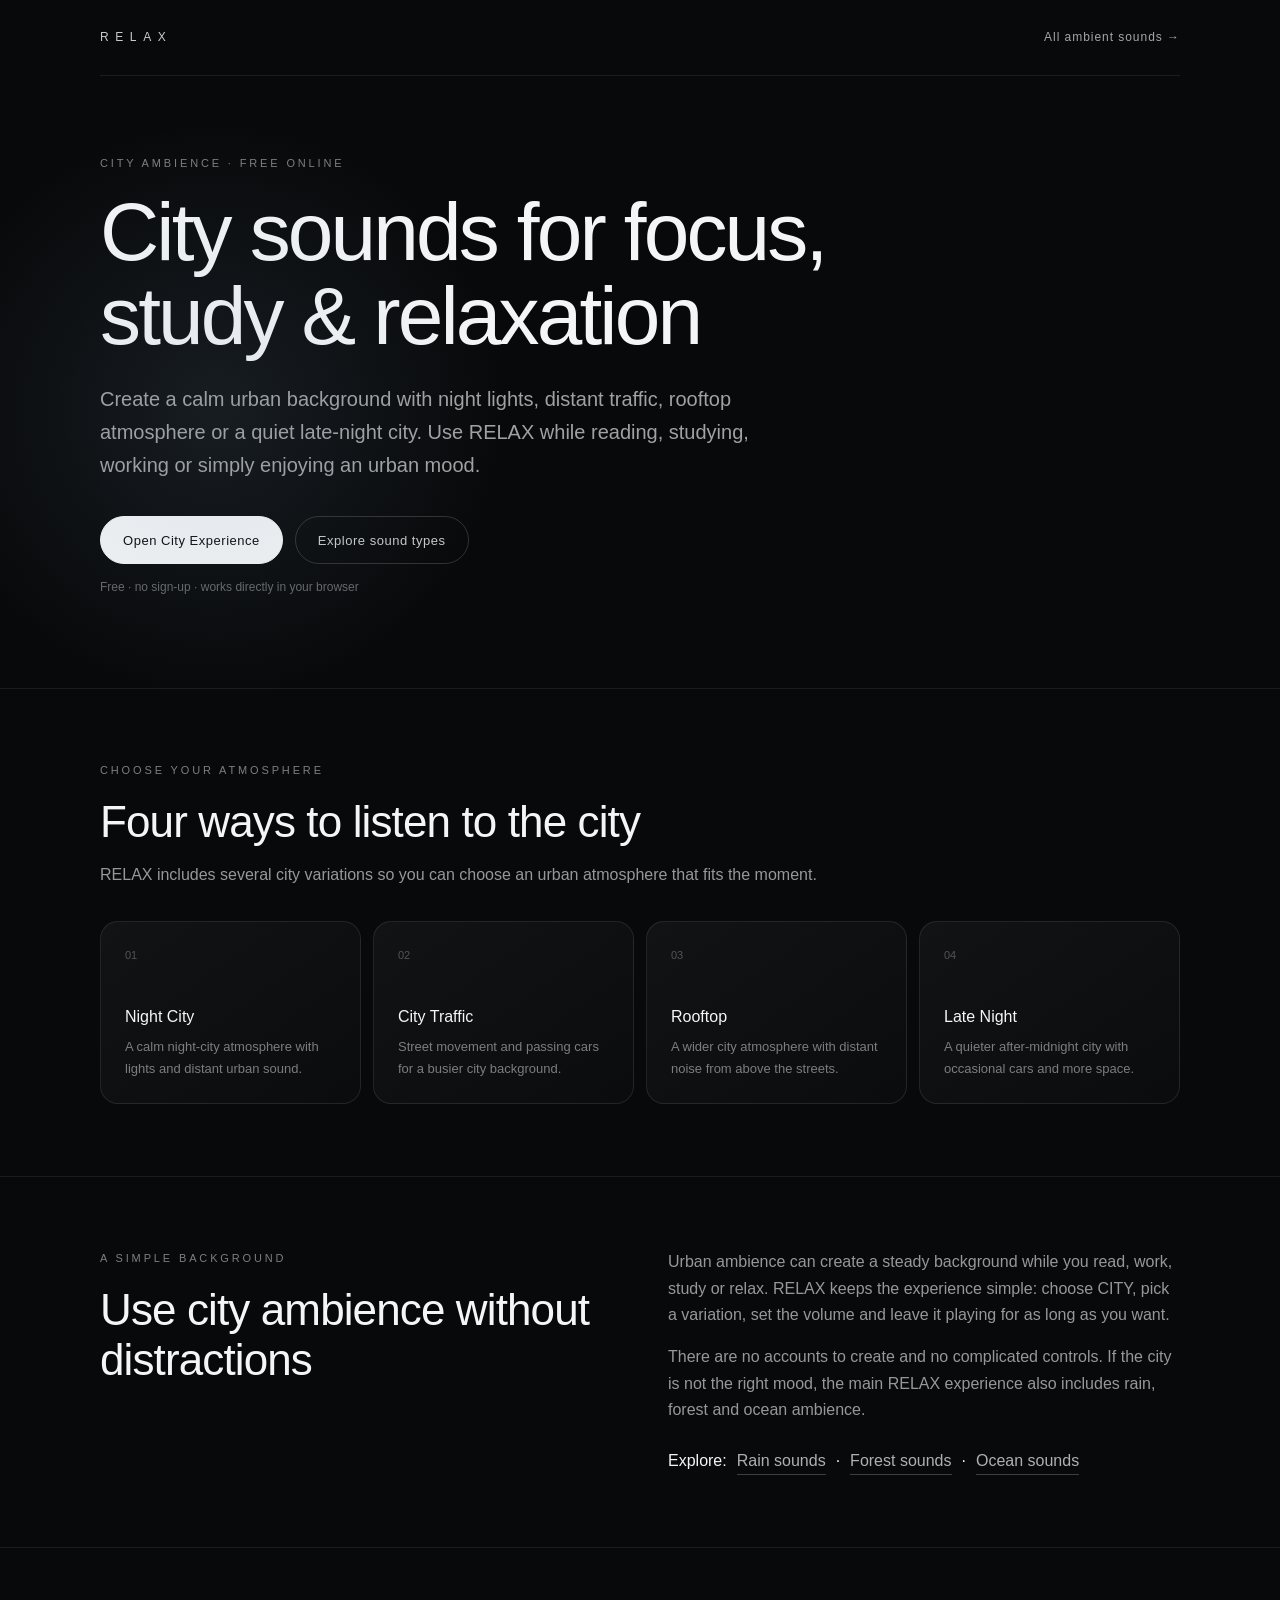
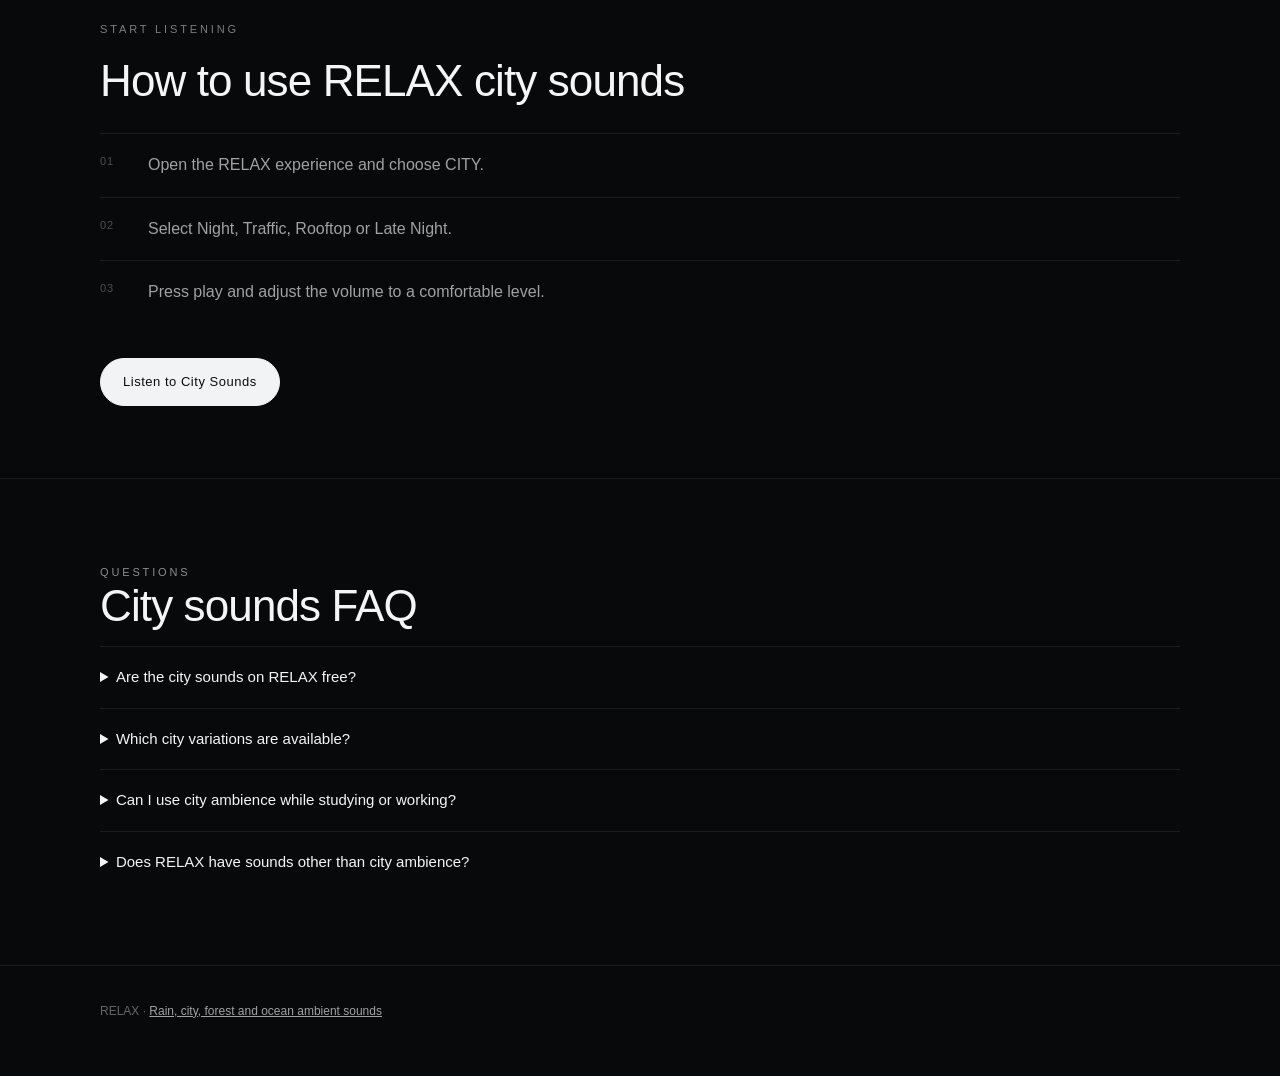
<file: city/index.html>
<!DOCTYPE html>
<html lang="en">
<head>
    <meta charset="UTF-8">
    <meta name="viewport" content="width=device-width, initial-scale=1.0">
    <title>City Sounds for Focus, Study & Relaxation | RELAX</title>
    <meta name="description" content="Listen to free city ambience for focus, study and relaxation. Explore night city, traffic, rooftop and late-night urban sounds in RELAX.">
    <meta name="robots" content="index,follow">
    <link rel="canonical" href="https://relaxsounds.github.io/relax-site/city/">
    <link rel="icon" type="image/svg+xml" href="../favicon.svg">

    <meta property="og:type" content="website">
    <meta property="og:title" content="City Sounds for Focus, Study & Relaxation | RELAX">
    <meta property="og:description" content="Free urban ambience: night city, traffic, rooftop and late-night city sounds.">
    <meta property="og:url" content="https://relaxsounds.github.io/relax-site/city/">
    <meta name="twitter:card" content="summary">

    <!-- Google tag (gtag.js) -->
    <script async src="https://www.googletagmanager.com/gtag/js?id=G-NMBC34QMBB"></script>
    <script>
        window.dataLayer = window.dataLayer || [];
        function gtag(){dataLayer.push(arguments);}
        gtag('js', new Date());
        gtag('config', 'G-NMBC34QMBB');
    </script>

    <script type="application/ld+json">
    {
      "@context": "https://schema.org",
      "@type": "WebPage",
      "name": "City sounds for focus, study & relaxation",
      "description": "Listen to free city ambience for focus, study and relaxation. Explore night city, traffic, rooftop and late-night urban sounds in RELAX.",
      "url": "https://relaxsounds.github.io/relax-site/city/",
      "isPartOf": {
        "@type": "WebSite",
        "name": "RELAX",
        "url": "https://relaxsounds.github.io/relax-site/"
      }
    }
    </script>

    <style>

        * { box-sizing: border-box; }
        html { scroll-behavior: smooth; }
        body {
            margin: 0;
            background: #08090b;
            color: #f4f5f7;
            font-family: Arial, Helvetica, sans-serif;
            line-height: 1.65;
        }
        a { color: inherit; }
        .shell {
            width: min(1080px, calc(100% - 40px));
            margin: 0 auto;
        }
        .topbar {
            display: flex;
            align-items: center;
            justify-content: space-between;
            min-height: 76px;
            border-bottom: 1px solid rgba(255,255,255,.08);
        }
        .brand {
            text-decoration: none;
            font-size: 12px;
            letter-spacing: .55em;
            opacity: .82;
        }
        .home-link {
            text-decoration: none;
            font-size: 12px;
            letter-spacing: .08em;
            color: rgba(255,255,255,.64);
        }
        .hero {
            min-height: 68vh;
            display: grid;
            align-items: center;
            padding: 72px 0;
            position: relative;
        }
        .hero::before {
            content: "";
            position: absolute;
            width: min(620px, 90vw);
            height: min(620px, 90vw);
            left: -18%;
            top: 4%;
            border-radius: 50%;
            background: radial-gradient(circle, rgba(116,150,170,.14), rgba(8,9,11,0) 66%);
            pointer-events: none;
        }
        .eyebrow {
            margin: 0 0 18px;
            font-size: 11px;
            letter-spacing: .26em;
            text-transform: uppercase;
            color: rgba(255,255,255,.48);
        }
        h1 {
            max-width: 850px;
            margin: 0;
            font-size: clamp(42px, 7vw, 82px);
            font-weight: 400;
            line-height: 1.02;
            letter-spacing: -.035em;
        }
        .lead {
            max-width: 680px;
            margin: 26px 0 0;
            font-size: clamp(16px, 2vw, 20px);
            color: rgba(255,255,255,.62);
        }
        .actions {
            display: flex;
            flex-wrap: wrap;
            gap: 12px;
            margin-top: 34px;
        }
        .button {
            display: inline-flex;
            align-items: center;
            justify-content: center;
            min-height: 48px;
            padding: 0 22px;
            border-radius: 999px;
            text-decoration: none;
            border: 1px solid rgba(255,255,255,.16);
            font-size: 13px;
            letter-spacing: .04em;
        }
        .button.primary {
            background: #f1f3f5;
            color: #0b0c0e;
            border-color: #f1f3f5;
        }
        .button.secondary { color: rgba(255,255,255,.78); }
        .microcopy {
            margin-top: 14px;
            font-size: 12px;
            color: rgba(255,255,255,.38);
        }
        section.content-section {
            padding: 72px 0;
            border-top: 1px solid rgba(255,255,255,.08);
        }
        h2 {
            margin: 0 0 16px;
            font-size: clamp(28px, 4vw, 44px);
            font-weight: 400;
            line-height: 1.12;
            letter-spacing: -.02em;
        }
        .section-copy {
            max-width: 760px;
            margin: 0;
            color: rgba(255,255,255,.58);
        }
        .variants {
            display: grid;
            grid-template-columns: repeat(4, 1fr);
            gap: 12px;
            margin-top: 32px;
        }
        .card {
            min-height: 170px;
            padding: 24px;
            border: 1px solid rgba(255,255,255,.09);
            border-radius: 18px;
            background: linear-gradient(145deg, rgba(255,255,255,.045), rgba(255,255,255,.015));
        }
        .card-number {
            display: block;
            margin-bottom: 40px;
            font-size: 11px;
            color: rgba(255,255,255,.28);
        }
        .card h3 {
            margin: 0 0 6px;
            font-size: 16px;
            font-weight: 500;
        }
        .card p {
            margin: 0;
            font-size: 13px;
            color: rgba(255,255,255,.46);
        }
        .two-col {
            display: grid;
            grid-template-columns: 1fr 1fr;
            gap: 56px;
            align-items: start;
        }
        .steps {
            list-style: none;
            padding: 0;
            margin: 28px 0 0;
            counter-reset: step;
        }
        .steps li {
            counter-increment: step;
            padding: 18px 0 18px 48px;
            border-top: 1px solid rgba(255,255,255,.08);
            position: relative;
            color: rgba(255,255,255,.62);
        }
        .steps li::before {
            content: counter(step, decimal-leading-zero);
            position: absolute;
            left: 0;
            color: rgba(255,255,255,.28);
            font-size: 11px;
            letter-spacing: .08em;
        }
        .related {
            display: flex;
            flex-wrap: wrap;
            gap: 10px;
            margin-top: 24px;
        }
        .related a {
            text-decoration: none;
            border-bottom: 1px solid rgba(255,255,255,.22);
            color: rgba(255,255,255,.68);
        }
        .faq details {
            border-top: 1px solid rgba(255,255,255,.08);
            padding: 18px 0;
        }
        .faq summary {
            cursor: pointer;
            font-size: 15px;
        }
        .faq p {
            margin: 12px 0 0;
            color: rgba(255,255,255,.54);
            max-width: 760px;
        }
        footer {
            padding: 36px 0 54px;
            border-top: 1px solid rgba(255,255,255,.08);
            color: rgba(255,255,255,.38);
            font-size: 12px;
        }
        footer a { color: rgba(255,255,255,.62); }
        @media (max-width: 820px) {
            .variants { grid-template-columns: 1fr 1fr; }
            .two-col { grid-template-columns: 1fr; gap: 22px; }
        }
        @media (max-width: 520px) {
            .shell { width: min(100% - 28px, 1080px); }
            .topbar { min-height: 64px; }
            .hero { padding: 54px 0; min-height: 62vh; }
            .variants { grid-template-columns: 1fr; }
            .card { min-height: 145px; }
            section.content-section { padding: 54px 0; }
        }

    </style>
</head>
<body>
    <header class="shell topbar">
        <a class="brand" href="../">RELAX</a>
        <a class="home-link" href="../">All ambient sounds →</a>
    </header>

    <main>
        <section class="shell hero">
            <div>
                <p class="eyebrow">City ambience · free online</p>
                <h1>City sounds for focus, study & relaxation</h1>
                <p class="lead">Create a calm urban background with night lights, distant traffic, rooftop atmosphere or a quiet late-night city. Use RELAX while reading, studying, working or simply enjoying an urban mood.</p>
                <div class="actions">
                    <a class="button primary" href="../" aria-label="Open the RELAX city experience">Open City Experience</a>
                    <a class="button secondary" href="#variants">Explore sound types</a>
                </div>
                <p class="microcopy">Free · no sign-up · works directly in your browser</p>
            </div>
        </section>

        <section class="content-section" id="variants">
            <div class="shell">
                <p class="eyebrow">Choose your atmosphere</p>
                <h2>Four ways to listen to the city</h2>
                <p class="section-copy">RELAX includes several city variations so you can choose an urban atmosphere that fits the moment.</p>
                <div class="variants">
                    <article class="card">
                        <span class="card-number">01</span>
                        <h3>Night City</h3>
                        <p>A calm night-city atmosphere with lights and distant urban sound.</p>
                    </article>
                    <article class="card">
                        <span class="card-number">02</span>
                        <h3>City Traffic</h3>
                        <p>Street movement and passing cars for a busier city background.</p>
                    </article>
                    <article class="card">
                        <span class="card-number">03</span>
                        <h3>Rooftop</h3>
                        <p>A wider city atmosphere with distant noise from above the streets.</p>
                    </article>
                    <article class="card">
                        <span class="card-number">04</span>
                        <h3>Late Night</h3>
                        <p>A quieter after-midnight city with occasional cars and more space.</p>
                    </article>
                </div>
            </div>
        </section>

        <section class="content-section">
            <div class="shell two-col">
                <div>
                    <p class="eyebrow">A simple background</p>
                    <h2>Use city ambience without distractions</h2>
                </div>
                <div>
                    <p class="section-copy">Urban ambience can create a steady background while you read, work, study or relax. RELAX keeps the experience simple: choose CITY, pick a variation, set the volume and leave it playing for as long as you want.</p>
                    <p class="section-copy" style="margin-top:16px;">There are no accounts to create and no complicated controls. If the city is not the right mood, the main RELAX experience also includes rain, forest and ocean ambience.</p>
                    <div class="related">Explore: <a href="../rain/">Rain sounds</a> · <a href="../forest/">Forest sounds</a> · <a href="../ocean/">Ocean sounds</a></div>
                </div>
            </div>
        </section>

        <section class="content-section">
            <div class="shell">
                <p class="eyebrow">Start listening</p>
                <h2>How to use RELAX city sounds</h2>
                <ol class="steps">
                    <li>Open the RELAX experience and choose CITY.</li>
                    <li>Select Night, Traffic, Rooftop or Late Night.</li>
                    <li>Press play and adjust the volume to a comfortable level.</li>
                </ol>
                <div class="actions">
                    <a class="button primary" href="../">Listen to City Sounds</a>
                </div>
            </div>
        </section>

        <section class="content-section faq">
            <div class="shell">
                <p class="eyebrow">Questions</p>
                <h2>City sounds FAQ</h2>
                <details>
                    <summary>Are the city sounds on RELAX free?</summary>
                    <p>Yes. The RELAX web experience can be opened and used without creating an account.</p>
                </details>
                <details>
                    <summary>Which city variations are available?</summary>
                    <p>The current city collection includes Night, Traffic, Rooftop and Late Night variations.</p>
                </details>
                <details>
                    <summary>Can I use city ambience while studying or working?</summary>
                    <p>Yes. You can keep a city scene playing in the browser as background ambience while you study, read, work or relax.</p>
                </details>
                <details>
                    <summary>Does RELAX have sounds other than city ambience?</summary>
                    <p>Yes. The main experience also includes rain, forest and ocean scenes.</p>
                </details>
            </div>
        </section>
    </main>

    <footer>
        <div class="shell">
            RELAX · <a href="../">Rain, city, forest and ocean ambient sounds</a>
        </div>
    </footer>
</body>
</html>
</file>
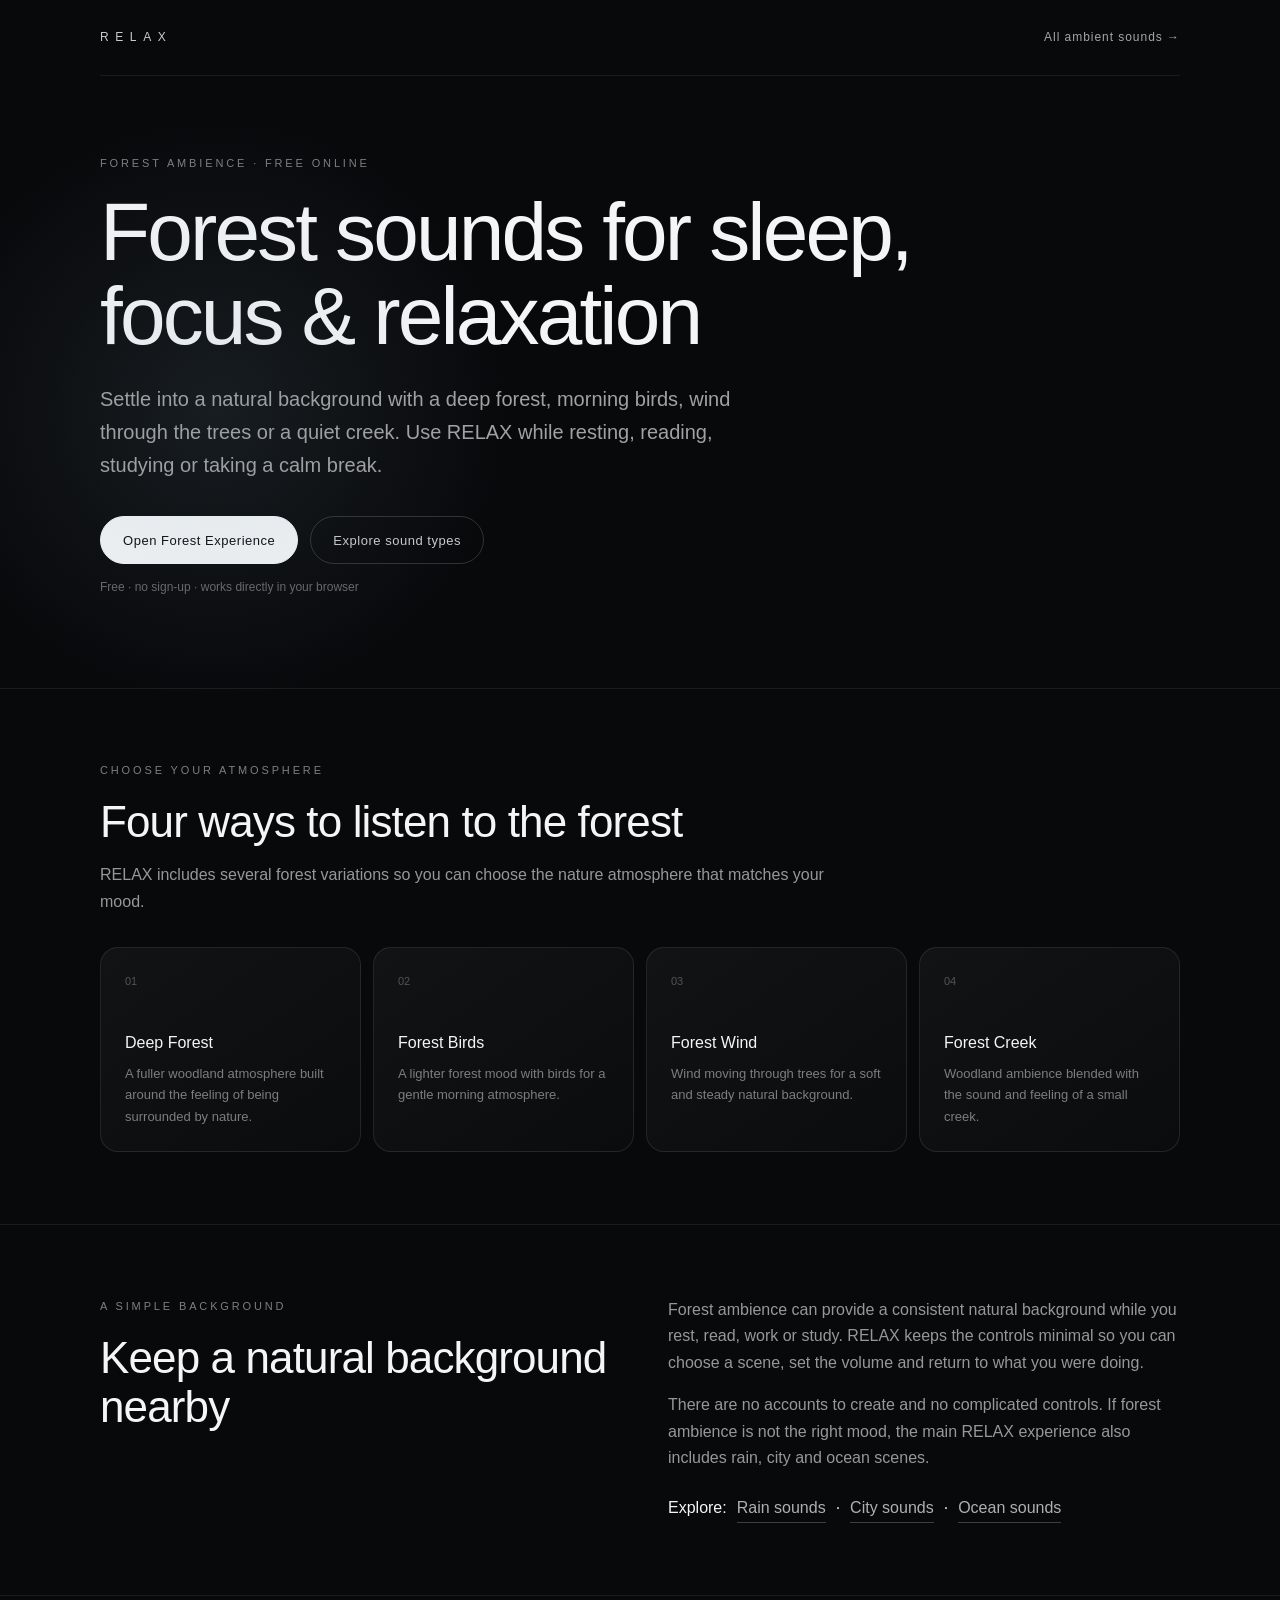
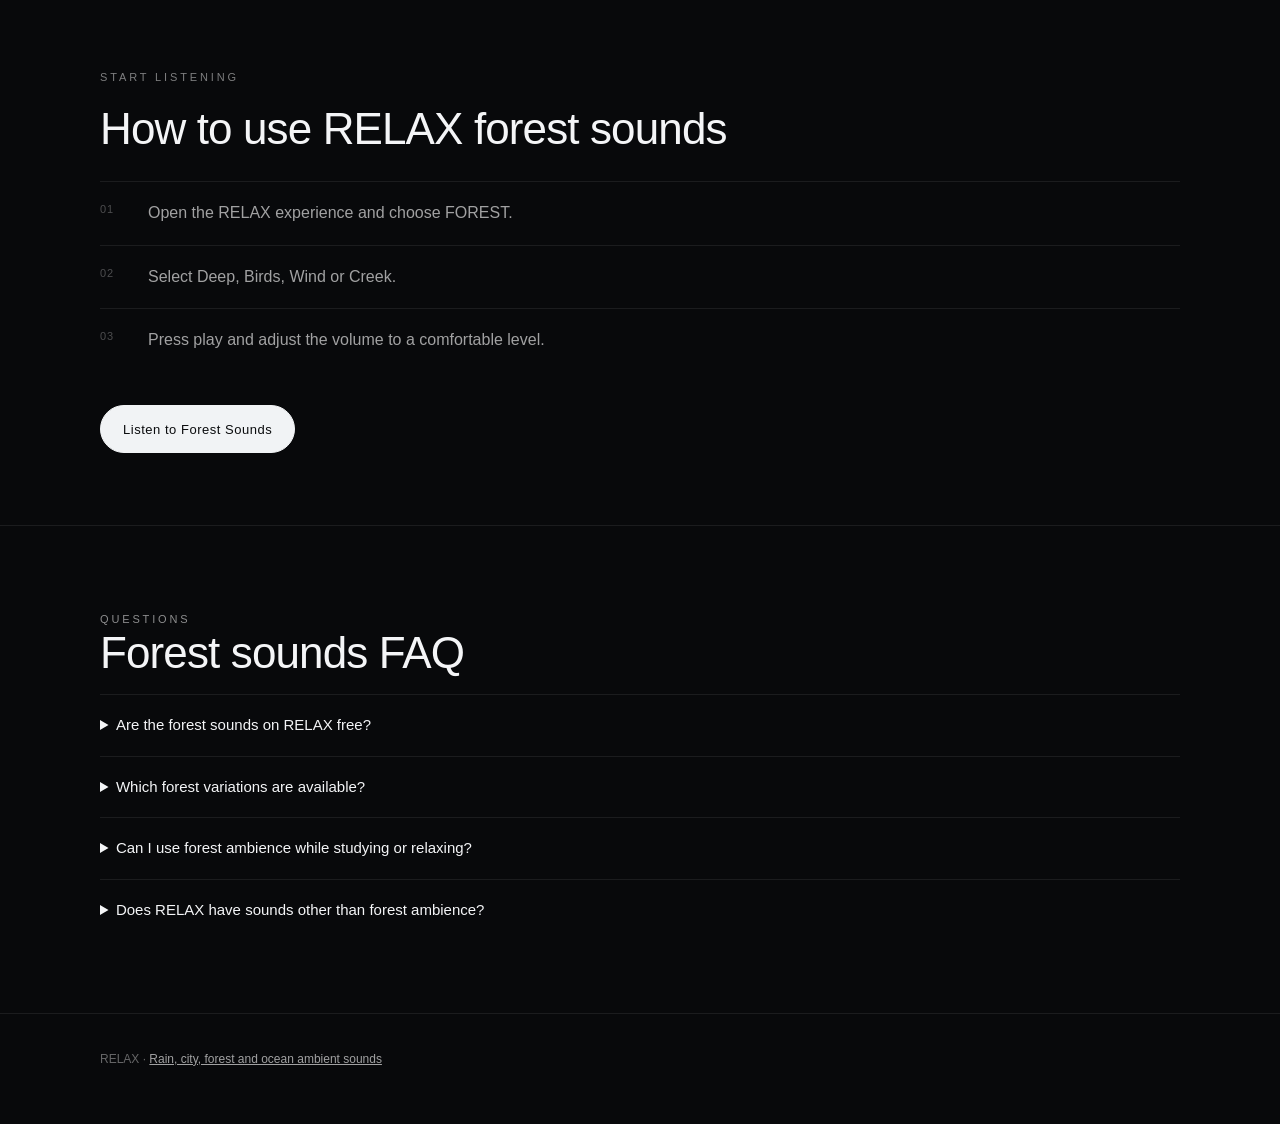
<file: forest/index.html>
<!DOCTYPE html>
<html lang="en">
<head>
    <meta charset="UTF-8">
    <meta name="viewport" content="width=device-width, initial-scale=1.0">
    <title>Forest Sounds for Sleep, Focus & Relaxation | RELAX</title>
    <meta name="description" content="Listen to free forest sounds for sleep, focus and relaxation. Explore deep forest, birds, wind in trees and creek ambience in RELAX.">
    <meta name="robots" content="index,follow">
    <link rel="canonical" href="https://relaxsounds.github.io/relax-site/forest/">
    <link rel="icon" type="image/svg+xml" href="../favicon.svg">

    <meta property="og:type" content="website">
    <meta property="og:title" content="Forest Sounds for Sleep, Focus & Relaxation | RELAX">
    <meta property="og:description" content="Free nature ambience: deep forest, birds, wind in trees and a forest creek.">
    <meta property="og:url" content="https://relaxsounds.github.io/relax-site/forest/">
    <meta name="twitter:card" content="summary">

    <!-- Google tag (gtag.js) -->
    <script async src="https://www.googletagmanager.com/gtag/js?id=G-NMBC34QMBB"></script>
    <script>
        window.dataLayer = window.dataLayer || [];
        function gtag(){dataLayer.push(arguments);}
        gtag('js', new Date());
        gtag('config', 'G-NMBC34QMBB');
    </script>

    <script type="application/ld+json">
    {
      "@context": "https://schema.org",
      "@type": "WebPage",
      "name": "Forest sounds for sleep, focus & relaxation",
      "description": "Listen to free forest sounds for sleep, focus and relaxation. Explore deep forest, birds, wind in trees and creek ambience in RELAX.",
      "url": "https://relaxsounds.github.io/relax-site/forest/",
      "isPartOf": {
        "@type": "WebSite",
        "name": "RELAX",
        "url": "https://relaxsounds.github.io/relax-site/"
      }
    }
    </script>

    <style>

        * { box-sizing: border-box; }
        html { scroll-behavior: smooth; }
        body {
            margin: 0;
            background: #08090b;
            color: #f4f5f7;
            font-family: Arial, Helvetica, sans-serif;
            line-height: 1.65;
        }
        a { color: inherit; }
        .shell {
            width: min(1080px, calc(100% - 40px));
            margin: 0 auto;
        }
        .topbar {
            display: flex;
            align-items: center;
            justify-content: space-between;
            min-height: 76px;
            border-bottom: 1px solid rgba(255,255,255,.08);
        }
        .brand {
            text-decoration: none;
            font-size: 12px;
            letter-spacing: .55em;
            opacity: .82;
        }
        .home-link {
            text-decoration: none;
            font-size: 12px;
            letter-spacing: .08em;
            color: rgba(255,255,255,.64);
        }
        .hero {
            min-height: 68vh;
            display: grid;
            align-items: center;
            padding: 72px 0;
            position: relative;
        }
        .hero::before {
            content: "";
            position: absolute;
            width: min(620px, 90vw);
            height: min(620px, 90vw);
            left: -18%;
            top: 4%;
            border-radius: 50%;
            background: radial-gradient(circle, rgba(116,150,170,.14), rgba(8,9,11,0) 66%);
            pointer-events: none;
        }
        .eyebrow {
            margin: 0 0 18px;
            font-size: 11px;
            letter-spacing: .26em;
            text-transform: uppercase;
            color: rgba(255,255,255,.48);
        }
        h1 {
            max-width: 850px;
            margin: 0;
            font-size: clamp(42px, 7vw, 82px);
            font-weight: 400;
            line-height: 1.02;
            letter-spacing: -.035em;
        }
        .lead {
            max-width: 680px;
            margin: 26px 0 0;
            font-size: clamp(16px, 2vw, 20px);
            color: rgba(255,255,255,.62);
        }
        .actions {
            display: flex;
            flex-wrap: wrap;
            gap: 12px;
            margin-top: 34px;
        }
        .button {
            display: inline-flex;
            align-items: center;
            justify-content: center;
            min-height: 48px;
            padding: 0 22px;
            border-radius: 999px;
            text-decoration: none;
            border: 1px solid rgba(255,255,255,.16);
            font-size: 13px;
            letter-spacing: .04em;
        }
        .button.primary {
            background: #f1f3f5;
            color: #0b0c0e;
            border-color: #f1f3f5;
        }
        .button.secondary { color: rgba(255,255,255,.78); }
        .microcopy {
            margin-top: 14px;
            font-size: 12px;
            color: rgba(255,255,255,.38);
        }
        section.content-section {
            padding: 72px 0;
            border-top: 1px solid rgba(255,255,255,.08);
        }
        h2 {
            margin: 0 0 16px;
            font-size: clamp(28px, 4vw, 44px);
            font-weight: 400;
            line-height: 1.12;
            letter-spacing: -.02em;
        }
        .section-copy {
            max-width: 760px;
            margin: 0;
            color: rgba(255,255,255,.58);
        }
        .variants {
            display: grid;
            grid-template-columns: repeat(4, 1fr);
            gap: 12px;
            margin-top: 32px;
        }
        .card {
            min-height: 170px;
            padding: 24px;
            border: 1px solid rgba(255,255,255,.09);
            border-radius: 18px;
            background: linear-gradient(145deg, rgba(255,255,255,.045), rgba(255,255,255,.015));
        }
        .card-number {
            display: block;
            margin-bottom: 40px;
            font-size: 11px;
            color: rgba(255,255,255,.28);
        }
        .card h3 {
            margin: 0 0 6px;
            font-size: 16px;
            font-weight: 500;
        }
        .card p {
            margin: 0;
            font-size: 13px;
            color: rgba(255,255,255,.46);
        }
        .two-col {
            display: grid;
            grid-template-columns: 1fr 1fr;
            gap: 56px;
            align-items: start;
        }
        .steps {
            list-style: none;
            padding: 0;
            margin: 28px 0 0;
            counter-reset: step;
        }
        .steps li {
            counter-increment: step;
            padding: 18px 0 18px 48px;
            border-top: 1px solid rgba(255,255,255,.08);
            position: relative;
            color: rgba(255,255,255,.62);
        }
        .steps li::before {
            content: counter(step, decimal-leading-zero);
            position: absolute;
            left: 0;
            color: rgba(255,255,255,.28);
            font-size: 11px;
            letter-spacing: .08em;
        }
        .related {
            display: flex;
            flex-wrap: wrap;
            gap: 10px;
            margin-top: 24px;
        }
        .related a {
            text-decoration: none;
            border-bottom: 1px solid rgba(255,255,255,.22);
            color: rgba(255,255,255,.68);
        }
        .faq details {
            border-top: 1px solid rgba(255,255,255,.08);
            padding: 18px 0;
        }
        .faq summary {
            cursor: pointer;
            font-size: 15px;
        }
        .faq p {
            margin: 12px 0 0;
            color: rgba(255,255,255,.54);
            max-width: 760px;
        }
        footer {
            padding: 36px 0 54px;
            border-top: 1px solid rgba(255,255,255,.08);
            color: rgba(255,255,255,.38);
            font-size: 12px;
        }
        footer a { color: rgba(255,255,255,.62); }
        @media (max-width: 820px) {
            .variants { grid-template-columns: 1fr 1fr; }
            .two-col { grid-template-columns: 1fr; gap: 22px; }
        }
        @media (max-width: 520px) {
            .shell { width: min(100% - 28px, 1080px); }
            .topbar { min-height: 64px; }
            .hero { padding: 54px 0; min-height: 62vh; }
            .variants { grid-template-columns: 1fr; }
            .card { min-height: 145px; }
            section.content-section { padding: 54px 0; }
        }

    </style>
</head>
<body>
    <header class="shell topbar">
        <a class="brand" href="../">RELAX</a>
        <a class="home-link" href="../">All ambient sounds →</a>
    </header>

    <main>
        <section class="shell hero">
            <div>
                <p class="eyebrow">Forest ambience · free online</p>
                <h1>Forest sounds for sleep, focus & relaxation</h1>
                <p class="lead">Settle into a natural background with a deep forest, morning birds, wind through the trees or a quiet creek. Use RELAX while resting, reading, studying or taking a calm break.</p>
                <div class="actions">
                    <a class="button primary" href="../" aria-label="Open the RELAX forest experience">Open Forest Experience</a>
                    <a class="button secondary" href="#variants">Explore sound types</a>
                </div>
                <p class="microcopy">Free · no sign-up · works directly in your browser</p>
            </div>
        </section>

        <section class="content-section" id="variants">
            <div class="shell">
                <p class="eyebrow">Choose your atmosphere</p>
                <h2>Four ways to listen to the forest</h2>
                <p class="section-copy">RELAX includes several forest variations so you can choose the nature atmosphere that matches your mood.</p>
                <div class="variants">
                    <article class="card">
                        <span class="card-number">01</span>
                        <h3>Deep Forest</h3>
                        <p>A fuller woodland atmosphere built around the feeling of being surrounded by nature.</p>
                    </article>
                    <article class="card">
                        <span class="card-number">02</span>
                        <h3>Forest Birds</h3>
                        <p>A lighter forest mood with birds for a gentle morning atmosphere.</p>
                    </article>
                    <article class="card">
                        <span class="card-number">03</span>
                        <h3>Forest Wind</h3>
                        <p>Wind moving through trees for a soft and steady natural background.</p>
                    </article>
                    <article class="card">
                        <span class="card-number">04</span>
                        <h3>Forest Creek</h3>
                        <p>Woodland ambience blended with the sound and feeling of a small creek.</p>
                    </article>
                </div>
            </div>
        </section>

        <section class="content-section">
            <div class="shell two-col">
                <div>
                    <p class="eyebrow">A simple background</p>
                    <h2>Keep a natural background nearby</h2>
                </div>
                <div>
                    <p class="section-copy">Forest ambience can provide a consistent natural background while you rest, read, work or study. RELAX keeps the controls minimal so you can choose a scene, set the volume and return to what you were doing.</p>
                    <p class="section-copy" style="margin-top:16px;">There are no accounts to create and no complicated controls. If forest ambience is not the right mood, the main RELAX experience also includes rain, city and ocean scenes.</p>
                    <div class="related">Explore: <a href="../rain/">Rain sounds</a> · <a href="../city/">City sounds</a> · <a href="../ocean/">Ocean sounds</a></div>
                </div>
            </div>
        </section>

        <section class="content-section">
            <div class="shell">
                <p class="eyebrow">Start listening</p>
                <h2>How to use RELAX forest sounds</h2>
                <ol class="steps">
                    <li>Open the RELAX experience and choose FOREST.</li>
                    <li>Select Deep, Birds, Wind or Creek.</li>
                    <li>Press play and adjust the volume to a comfortable level.</li>
                </ol>
                <div class="actions">
                    <a class="button primary" href="../">Listen to Forest Sounds</a>
                </div>
            </div>
        </section>

        <section class="content-section faq">
            <div class="shell">
                <p class="eyebrow">Questions</p>
                <h2>Forest sounds FAQ</h2>
                <details>
                    <summary>Are the forest sounds on RELAX free?</summary>
                    <p>Yes. The RELAX web experience can be opened and used without creating an account.</p>
                </details>
                <details>
                    <summary>Which forest variations are available?</summary>
                    <p>The current forest collection includes Deep, Birds, Wind and Creek variations.</p>
                </details>
                <details>
                    <summary>Can I use forest ambience while studying or relaxing?</summary>
                    <p>Yes. You can keep a forest scene playing in the browser as background ambience while you study, read, work, rest or relax.</p>
                </details>
                <details>
                    <summary>Does RELAX have sounds other than forest ambience?</summary>
                    <p>Yes. The main experience also includes rain, city and ocean scenes.</p>
                </details>
            </div>
        </section>
    </main>

    <footer>
        <div class="shell">
            RELAX · <a href="../">Rain, city, forest and ocean ambient sounds</a>
        </div>
    </footer>
</body>
</html>
</file>
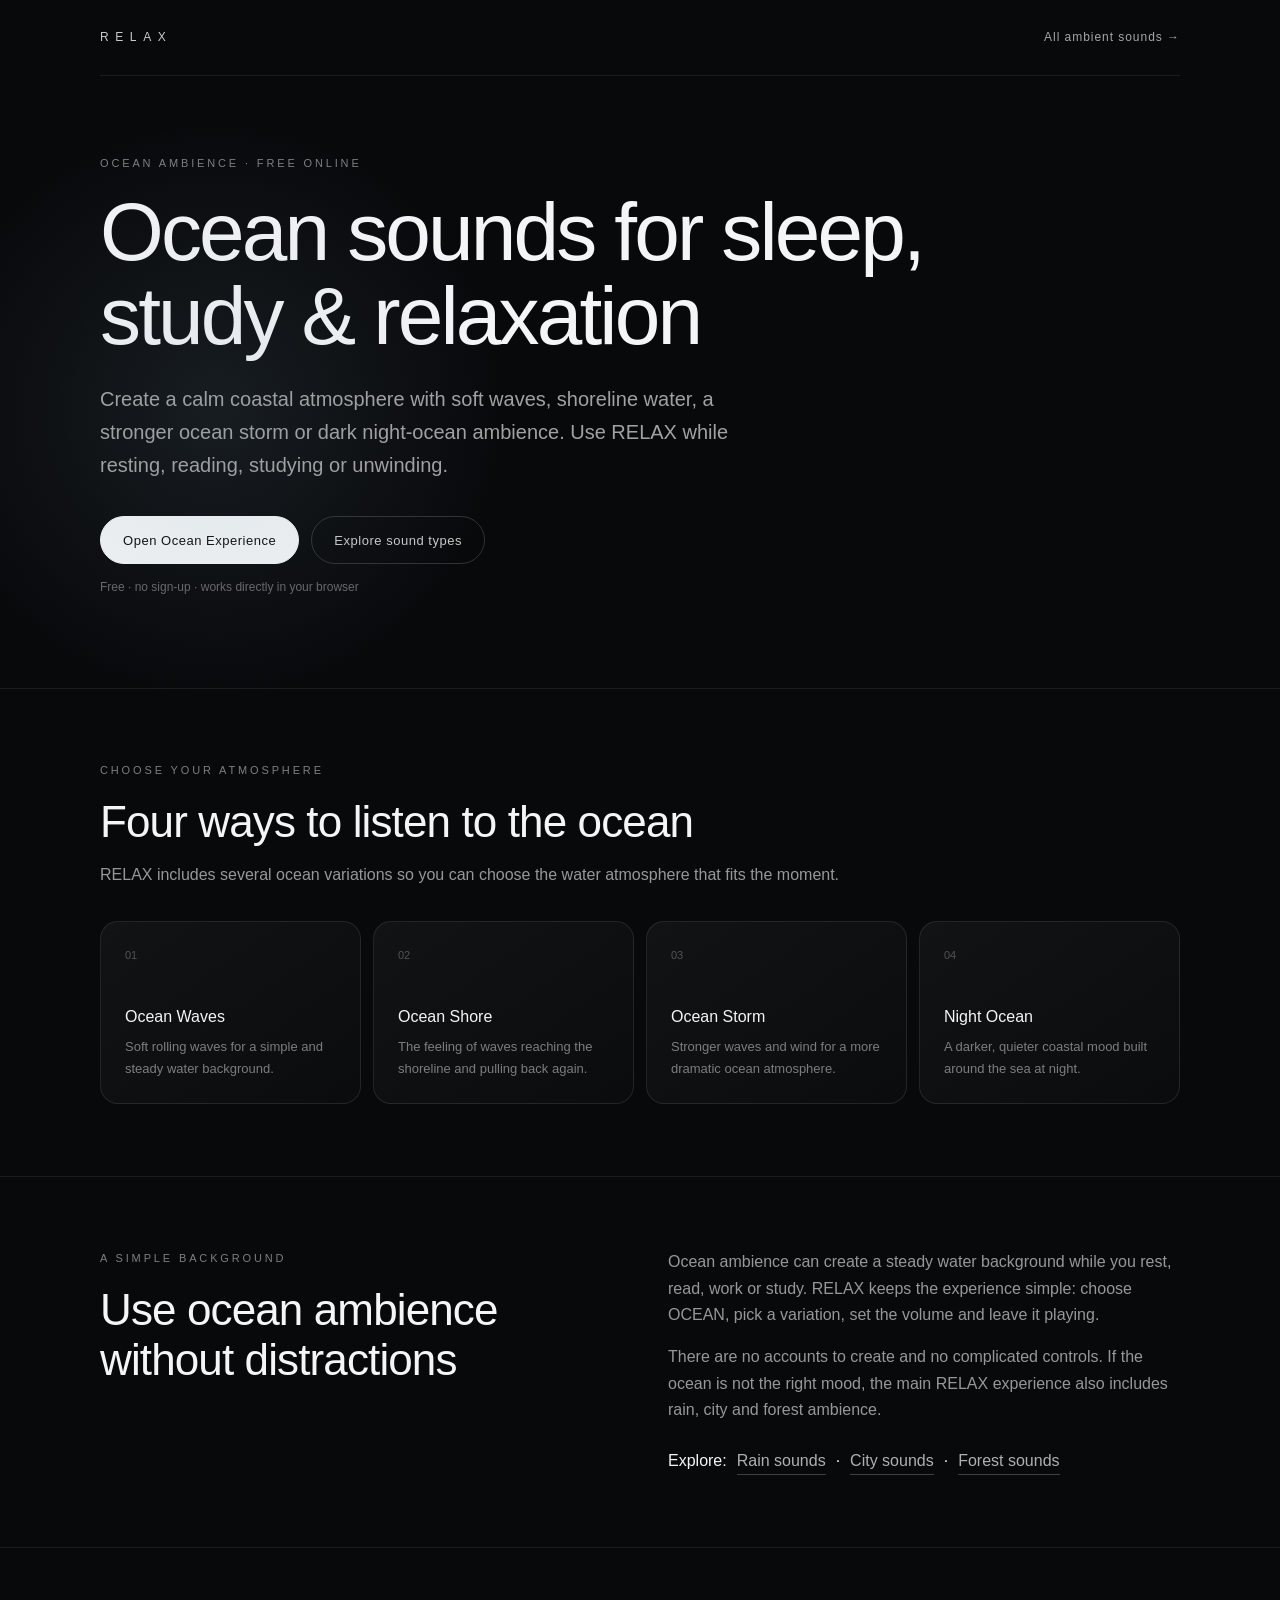
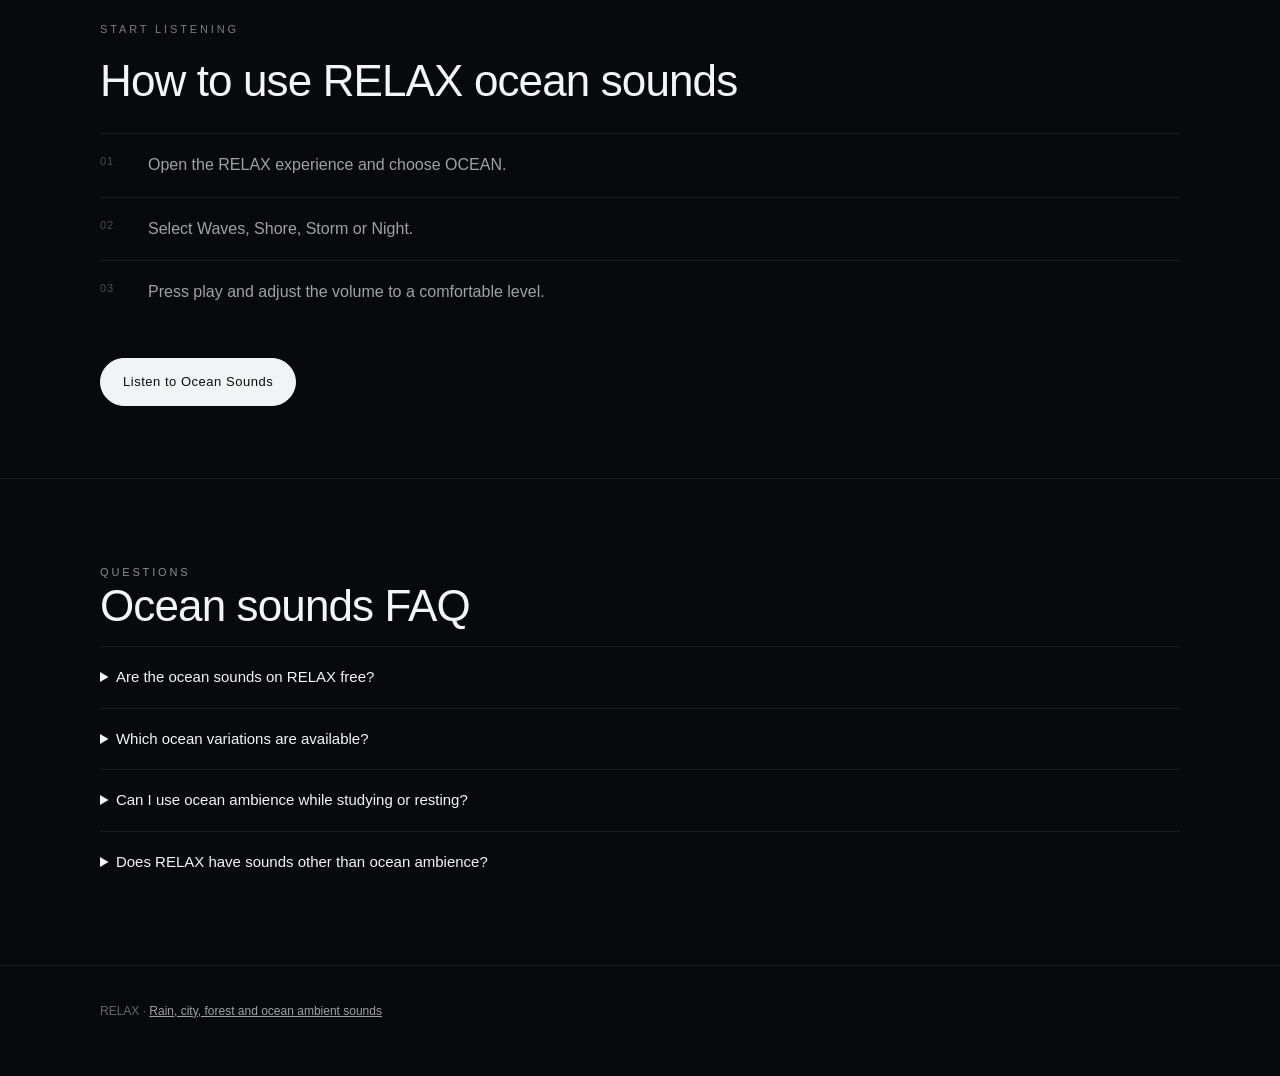
<file: ocean/index.html>
<!DOCTYPE html>
<html lang="en">
<head>
    <meta charset="UTF-8">
    <meta name="viewport" content="width=device-width, initial-scale=1.0">
    <title>Ocean Sounds for Sleep, Study & Relaxation | RELAX</title>
    <meta name="description" content="Listen to free ocean sounds for sleep, study and relaxation. Explore waves, shore, ocean storm and night ocean ambience in RELAX.">
    <meta name="robots" content="index,follow">
    <link rel="canonical" href="https://relaxsounds.github.io/relax-site/ocean/">
    <link rel="icon" type="image/svg+xml" href="../favicon.svg">

    <meta property="og:type" content="website">
    <meta property="og:title" content="Ocean Sounds for Sleep, Study & Relaxation | RELAX">
    <meta property="og:description" content="Free ocean ambience: waves, shore, storm and night-ocean sounds.">
    <meta property="og:url" content="https://relaxsounds.github.io/relax-site/ocean/">
    <meta name="twitter:card" content="summary">

    <!-- Google tag (gtag.js) -->
    <script async src="https://www.googletagmanager.com/gtag/js?id=G-NMBC34QMBB"></script>
    <script>
        window.dataLayer = window.dataLayer || [];
        function gtag(){dataLayer.push(arguments);}
        gtag('js', new Date());
        gtag('config', 'G-NMBC34QMBB');
    </script>

    <script type="application/ld+json">
    {
      "@context": "https://schema.org",
      "@type": "WebPage",
      "name": "Ocean sounds for sleep, study & relaxation",
      "description": "Listen to free ocean sounds for sleep, study and relaxation. Explore waves, shore, ocean storm and night ocean ambience in RELAX.",
      "url": "https://relaxsounds.github.io/relax-site/ocean/",
      "isPartOf": {
        "@type": "WebSite",
        "name": "RELAX",
        "url": "https://relaxsounds.github.io/relax-site/"
      }
    }
    </script>

    <style>

        * { box-sizing: border-box; }
        html { scroll-behavior: smooth; }
        body {
            margin: 0;
            background: #08090b;
            color: #f4f5f7;
            font-family: Arial, Helvetica, sans-serif;
            line-height: 1.65;
        }
        a { color: inherit; }
        .shell {
            width: min(1080px, calc(100% - 40px));
            margin: 0 auto;
        }
        .topbar {
            display: flex;
            align-items: center;
            justify-content: space-between;
            min-height: 76px;
            border-bottom: 1px solid rgba(255,255,255,.08);
        }
        .brand {
            text-decoration: none;
            font-size: 12px;
            letter-spacing: .55em;
            opacity: .82;
        }
        .home-link {
            text-decoration: none;
            font-size: 12px;
            letter-spacing: .08em;
            color: rgba(255,255,255,.64);
        }
        .hero {
            min-height: 68vh;
            display: grid;
            align-items: center;
            padding: 72px 0;
            position: relative;
        }
        .hero::before {
            content: "";
            position: absolute;
            width: min(620px, 90vw);
            height: min(620px, 90vw);
            left: -18%;
            top: 4%;
            border-radius: 50%;
            background: radial-gradient(circle, rgba(116,150,170,.14), rgba(8,9,11,0) 66%);
            pointer-events: none;
        }
        .eyebrow {
            margin: 0 0 18px;
            font-size: 11px;
            letter-spacing: .26em;
            text-transform: uppercase;
            color: rgba(255,255,255,.48);
        }
        h1 {
            max-width: 850px;
            margin: 0;
            font-size: clamp(42px, 7vw, 82px);
            font-weight: 400;
            line-height: 1.02;
            letter-spacing: -.035em;
        }
        .lead {
            max-width: 680px;
            margin: 26px 0 0;
            font-size: clamp(16px, 2vw, 20px);
            color: rgba(255,255,255,.62);
        }
        .actions {
            display: flex;
            flex-wrap: wrap;
            gap: 12px;
            margin-top: 34px;
        }
        .button {
            display: inline-flex;
            align-items: center;
            justify-content: center;
            min-height: 48px;
            padding: 0 22px;
            border-radius: 999px;
            text-decoration: none;
            border: 1px solid rgba(255,255,255,.16);
            font-size: 13px;
            letter-spacing: .04em;
        }
        .button.primary {
            background: #f1f3f5;
            color: #0b0c0e;
            border-color: #f1f3f5;
        }
        .button.secondary { color: rgba(255,255,255,.78); }
        .microcopy {
            margin-top: 14px;
            font-size: 12px;
            color: rgba(255,255,255,.38);
        }
        section.content-section {
            padding: 72px 0;
            border-top: 1px solid rgba(255,255,255,.08);
        }
        h2 {
            margin: 0 0 16px;
            font-size: clamp(28px, 4vw, 44px);
            font-weight: 400;
            line-height: 1.12;
            letter-spacing: -.02em;
        }
        .section-copy {
            max-width: 760px;
            margin: 0;
            color: rgba(255,255,255,.58);
        }
        .variants {
            display: grid;
            grid-template-columns: repeat(4, 1fr);
            gap: 12px;
            margin-top: 32px;
        }
        .card {
            min-height: 170px;
            padding: 24px;
            border: 1px solid rgba(255,255,255,.09);
            border-radius: 18px;
            background: linear-gradient(145deg, rgba(255,255,255,.045), rgba(255,255,255,.015));
        }
        .card-number {
            display: block;
            margin-bottom: 40px;
            font-size: 11px;
            color: rgba(255,255,255,.28);
        }
        .card h3 {
            margin: 0 0 6px;
            font-size: 16px;
            font-weight: 500;
        }
        .card p {
            margin: 0;
            font-size: 13px;
            color: rgba(255,255,255,.46);
        }
        .two-col {
            display: grid;
            grid-template-columns: 1fr 1fr;
            gap: 56px;
            align-items: start;
        }
        .steps {
            list-style: none;
            padding: 0;
            margin: 28px 0 0;
            counter-reset: step;
        }
        .steps li {
            counter-increment: step;
            padding: 18px 0 18px 48px;
            border-top: 1px solid rgba(255,255,255,.08);
            position: relative;
            color: rgba(255,255,255,.62);
        }
        .steps li::before {
            content: counter(step, decimal-leading-zero);
            position: absolute;
            left: 0;
            color: rgba(255,255,255,.28);
            font-size: 11px;
            letter-spacing: .08em;
        }
        .related {
            display: flex;
            flex-wrap: wrap;
            gap: 10px;
            margin-top: 24px;
        }
        .related a {
            text-decoration: none;
            border-bottom: 1px solid rgba(255,255,255,.22);
            color: rgba(255,255,255,.68);
        }
        .faq details {
            border-top: 1px solid rgba(255,255,255,.08);
            padding: 18px 0;
        }
        .faq summary {
            cursor: pointer;
            font-size: 15px;
        }
        .faq p {
            margin: 12px 0 0;
            color: rgba(255,255,255,.54);
            max-width: 760px;
        }
        footer {
            padding: 36px 0 54px;
            border-top: 1px solid rgba(255,255,255,.08);
            color: rgba(255,255,255,.38);
            font-size: 12px;
        }
        footer a { color: rgba(255,255,255,.62); }
        @media (max-width: 820px) {
            .variants { grid-template-columns: 1fr 1fr; }
            .two-col { grid-template-columns: 1fr; gap: 22px; }
        }
        @media (max-width: 520px) {
            .shell { width: min(100% - 28px, 1080px); }
            .topbar { min-height: 64px; }
            .hero { padding: 54px 0; min-height: 62vh; }
            .variants { grid-template-columns: 1fr; }
            .card { min-height: 145px; }
            section.content-section { padding: 54px 0; }
        }

    </style>
</head>
<body>
    <header class="shell topbar">
        <a class="brand" href="../">RELAX</a>
        <a class="home-link" href="../">All ambient sounds →</a>
    </header>

    <main>
        <section class="shell hero">
            <div>
                <p class="eyebrow">Ocean ambience · free online</p>
                <h1>Ocean sounds for sleep, study & relaxation</h1>
                <p class="lead">Create a calm coastal atmosphere with soft waves, shoreline water, a stronger ocean storm or dark night-ocean ambience. Use RELAX while resting, reading, studying or unwinding.</p>
                <div class="actions">
                    <a class="button primary" href="../" aria-label="Open the RELAX ocean experience">Open Ocean Experience</a>
                    <a class="button secondary" href="#variants">Explore sound types</a>
                </div>
                <p class="microcopy">Free · no sign-up · works directly in your browser</p>
            </div>
        </section>

        <section class="content-section" id="variants">
            <div class="shell">
                <p class="eyebrow">Choose your atmosphere</p>
                <h2>Four ways to listen to the ocean</h2>
                <p class="section-copy">RELAX includes several ocean variations so you can choose the water atmosphere that fits the moment.</p>
                <div class="variants">
                    <article class="card">
                        <span class="card-number">01</span>
                        <h3>Ocean Waves</h3>
                        <p>Soft rolling waves for a simple and steady water background.</p>
                    </article>
                    <article class="card">
                        <span class="card-number">02</span>
                        <h3>Ocean Shore</h3>
                        <p>The feeling of waves reaching the shoreline and pulling back again.</p>
                    </article>
                    <article class="card">
                        <span class="card-number">03</span>
                        <h3>Ocean Storm</h3>
                        <p>Stronger waves and wind for a more dramatic ocean atmosphere.</p>
                    </article>
                    <article class="card">
                        <span class="card-number">04</span>
                        <h3>Night Ocean</h3>
                        <p>A darker, quieter coastal mood built around the sea at night.</p>
                    </article>
                </div>
            </div>
        </section>

        <section class="content-section">
            <div class="shell two-col">
                <div>
                    <p class="eyebrow">A simple background</p>
                    <h2>Use ocean ambience without distractions</h2>
                </div>
                <div>
                    <p class="section-copy">Ocean ambience can create a steady water background while you rest, read, work or study. RELAX keeps the experience simple: choose OCEAN, pick a variation, set the volume and leave it playing.</p>
                    <p class="section-copy" style="margin-top:16px;">There are no accounts to create and no complicated controls. If the ocean is not the right mood, the main RELAX experience also includes rain, city and forest ambience.</p>
                    <div class="related">Explore: <a href="../rain/">Rain sounds</a> · <a href="../city/">City sounds</a> · <a href="../forest/">Forest sounds</a></div>
                </div>
            </div>
        </section>

        <section class="content-section">
            <div class="shell">
                <p class="eyebrow">Start listening</p>
                <h2>How to use RELAX ocean sounds</h2>
                <ol class="steps">
                    <li>Open the RELAX experience and choose OCEAN.</li>
                    <li>Select Waves, Shore, Storm or Night.</li>
                    <li>Press play and adjust the volume to a comfortable level.</li>
                </ol>
                <div class="actions">
                    <a class="button primary" href="../">Listen to Ocean Sounds</a>
                </div>
            </div>
        </section>

        <section class="content-section faq">
            <div class="shell">
                <p class="eyebrow">Questions</p>
                <h2>Ocean sounds FAQ</h2>
                <details>
                    <summary>Are the ocean sounds on RELAX free?</summary>
                    <p>Yes. The RELAX web experience can be opened and used without creating an account.</p>
                </details>
                <details>
                    <summary>Which ocean variations are available?</summary>
                    <p>The current ocean collection includes Waves, Shore, Storm and Night variations.</p>
                </details>
                <details>
                    <summary>Can I use ocean ambience while studying or resting?</summary>
                    <p>Yes. You can keep an ocean scene playing in the browser as background ambience while you study, read, work, rest or relax.</p>
                </details>
                <details>
                    <summary>Does RELAX have sounds other than ocean ambience?</summary>
                    <p>Yes. The main experience also includes rain, city and forest scenes.</p>
                </details>
            </div>
        </section>
    </main>

    <footer>
        <div class="shell">
            RELAX · <a href="../">Rain, city, forest and ocean ambient sounds</a>
        </div>
    </footer>
</body>
</html>
</file>
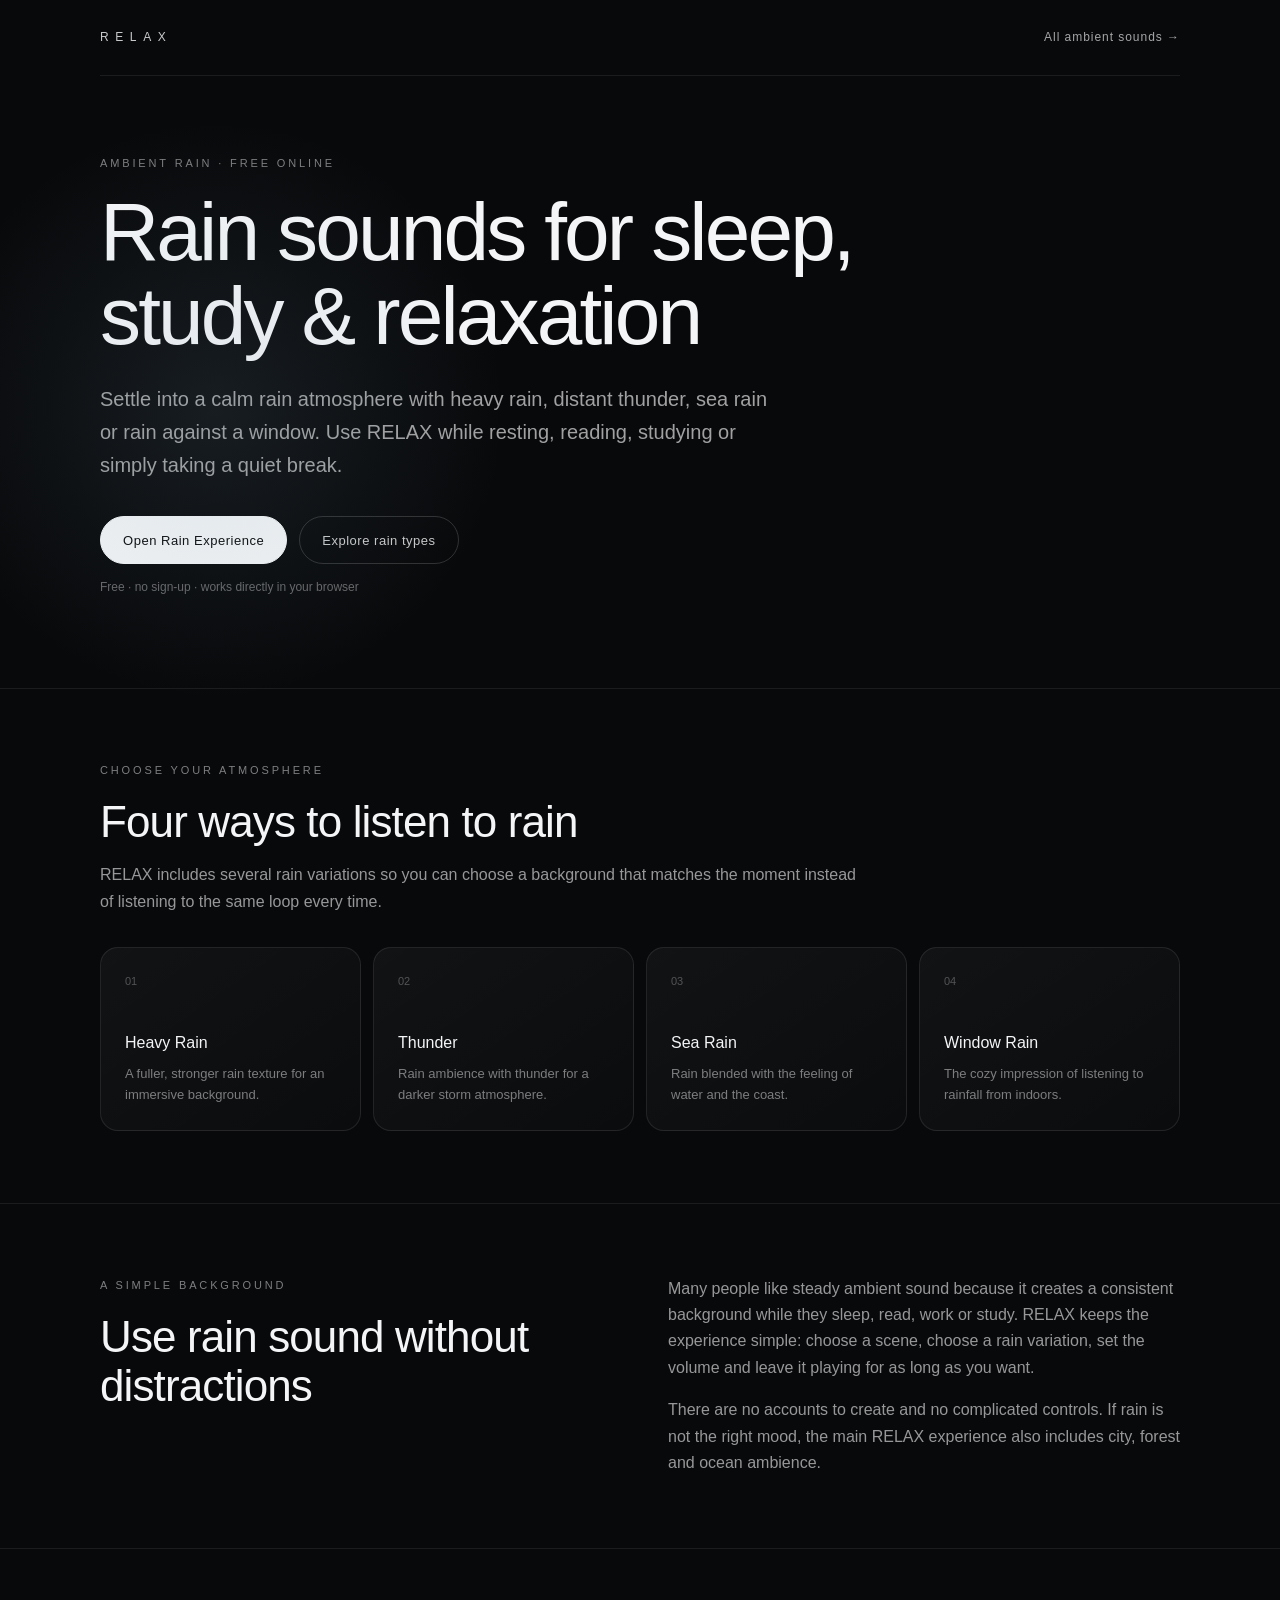
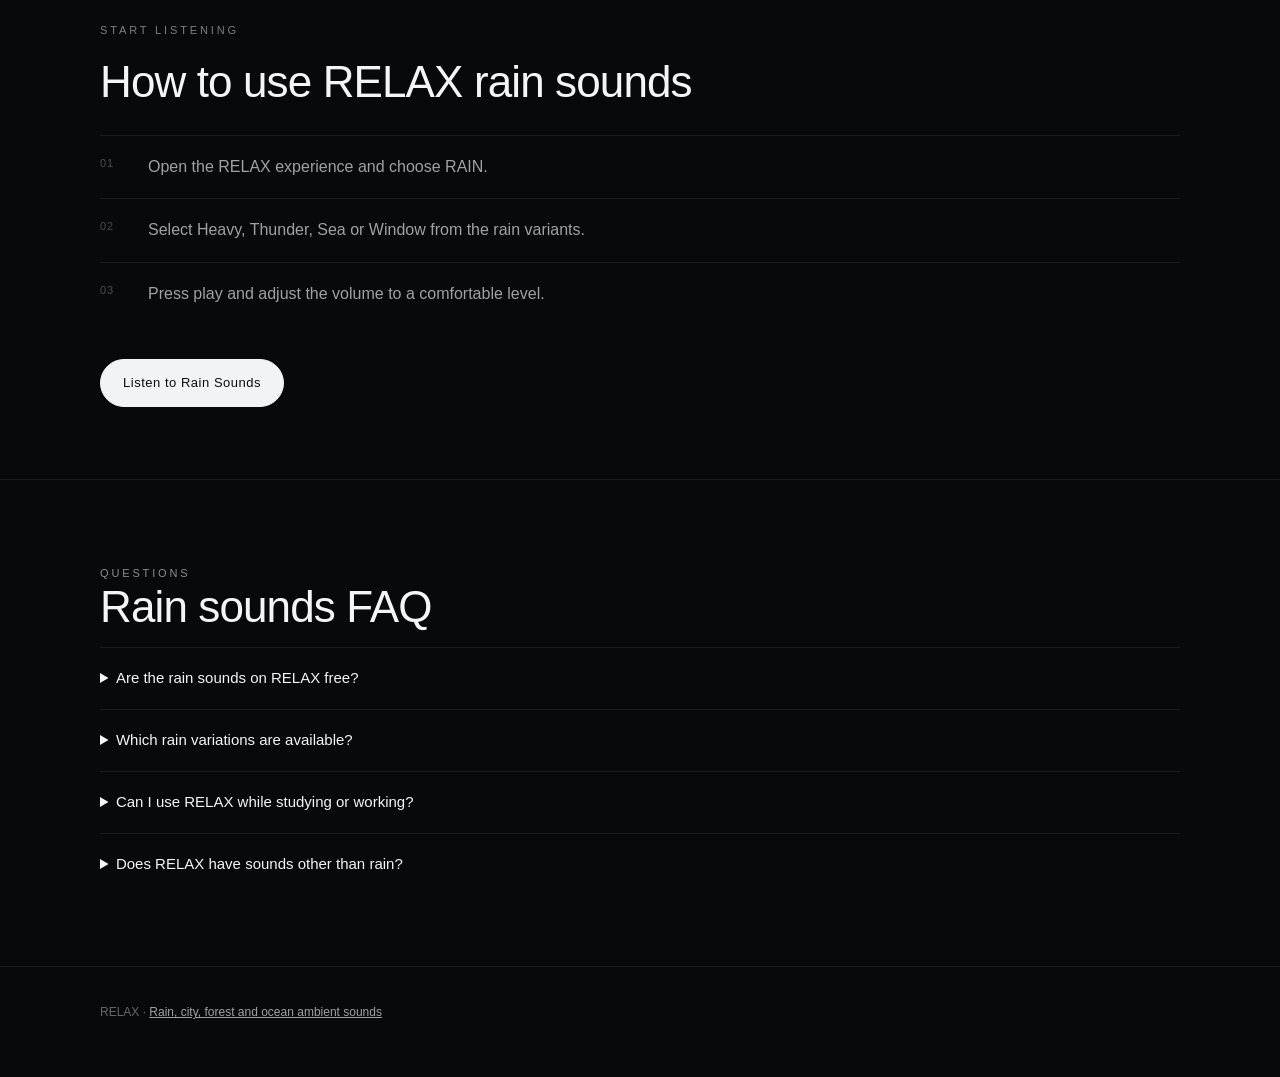
<file: rain/index.html>
<!DOCTYPE html>
<html lang="en">
<head>
    <meta charset="UTF-8">
    <meta name="viewport" content="width=device-width, initial-scale=1.0">

    <title>Rain Sounds for Sleep, Study & Relaxation | RELAX</title>
    <meta name="description" content="Listen to free rain sounds for sleep, study, focus and relaxation. Explore heavy rain, thunder, sea rain and rain-on-window ambience in RELAX.">
    <meta name="robots" content="index,follow">
    <link rel="canonical" href="https://relaxsounds.github.io/relax-site/rain/">
    <link rel="icon" type="image/svg+xml" href="../favicon.svg">

    <meta property="og:type" content="website">
    <meta property="og:title" content="Rain Sounds for Sleep, Study & Relaxation | RELAX">
    <meta property="og:description" content="Free relaxing rain ambience: heavy rain, thunder, sea rain and rain on a window.">
    <meta property="og:url" content="https://relaxsounds.github.io/relax-site/rain/">
    <meta name="twitter:card" content="summary">

    <!-- Google tag (gtag.js) -->
    <script async src="https://www.googletagmanager.com/gtag/js?id=G-NMBC34QMBB"></script>
    <script>
        window.dataLayer = window.dataLayer || [];
        function gtag(){dataLayer.push(arguments);}
        gtag('js', new Date());
        gtag('config', 'G-NMBC34QMBB');
    </script>

    <script type="application/ld+json">
    {
      "@context": "https://schema.org",
      "@type": "WebPage",
      "name": "Rain Sounds for Sleep, Study & Relaxation",
      "description": "Free relaxing rain sounds for sleep, study, focus and relaxation.",
      "url": "https://relaxsounds.github.io/relax-site/rain/",
      "isPartOf": {
        "@type": "WebSite",
        "name": "RELAX",
        "url": "https://relaxsounds.github.io/relax-site/"
      }
    }
    </script>

    <style>
        * { box-sizing: border-box; }
        html { scroll-behavior: smooth; }
        body {
            margin: 0;
            background: #08090b;
            color: #f4f5f7;
            font-family: Arial, Helvetica, sans-serif;
            line-height: 1.65;
        }
        a { color: inherit; }
        .shell {
            width: min(1080px, calc(100% - 40px));
            margin: 0 auto;
        }
        .topbar {
            display: flex;
            align-items: center;
            justify-content: space-between;
            min-height: 76px;
            border-bottom: 1px solid rgba(255,255,255,.08);
        }
        .brand {
            text-decoration: none;
            font-size: 12px;
            letter-spacing: .55em;
            opacity: .82;
        }
        .home-link {
            text-decoration: none;
            font-size: 12px;
            letter-spacing: .08em;
            color: rgba(255,255,255,.64);
        }
        .hero {
            min-height: 68vh;
            display: grid;
            align-items: center;
            padding: 72px 0;
            position: relative;
        }
        .hero::before {
            content: "";
            position: absolute;
            width: min(620px, 90vw);
            height: min(620px, 90vw);
            left: -18%;
            top: 4%;
            border-radius: 50%;
            background: radial-gradient(circle, rgba(116,150,170,.14), rgba(8,9,11,0) 66%);
            pointer-events: none;
        }
        .eyebrow {
            margin: 0 0 18px;
            font-size: 11px;
            letter-spacing: .26em;
            text-transform: uppercase;
            color: rgba(255,255,255,.48);
        }
        h1 {
            max-width: 850px;
            margin: 0;
            font-size: clamp(42px, 7vw, 82px);
            font-weight: 400;
            line-height: 1.02;
            letter-spacing: -.035em;
        }
        .lead {
            max-width: 680px;
            margin: 26px 0 0;
            font-size: clamp(16px, 2vw, 20px);
            color: rgba(255,255,255,.62);
        }
        .actions {
            display: flex;
            flex-wrap: wrap;
            gap: 12px;
            margin-top: 34px;
        }
        .button {
            display: inline-flex;
            align-items: center;
            justify-content: center;
            min-height: 48px;
            padding: 0 22px;
            border-radius: 999px;
            text-decoration: none;
            border: 1px solid rgba(255,255,255,.16);
            font-size: 13px;
            letter-spacing: .04em;
        }
        .button.primary {
            background: #f1f3f5;
            color: #0b0c0e;
            border-color: #f1f3f5;
        }
        .button.secondary { color: rgba(255,255,255,.78); }
        .microcopy {
            margin-top: 14px;
            font-size: 12px;
            color: rgba(255,255,255,.38);
        }
        section.content-section {
            padding: 72px 0;
            border-top: 1px solid rgba(255,255,255,.08);
        }
        h2 {
            margin: 0 0 16px;
            font-size: clamp(28px, 4vw, 44px);
            font-weight: 400;
            line-height: 1.12;
            letter-spacing: -.02em;
        }
        .section-copy {
            max-width: 760px;
            margin: 0;
            color: rgba(255,255,255,.58);
        }
        .variants {
            display: grid;
            grid-template-columns: repeat(4, 1fr);
            gap: 12px;
            margin-top: 32px;
        }
        .card {
            min-height: 170px;
            padding: 24px;
            border: 1px solid rgba(255,255,255,.09);
            border-radius: 18px;
            background: linear-gradient(145deg, rgba(255,255,255,.045), rgba(255,255,255,.015));
        }
        .card-number {
            display: block;
            margin-bottom: 40px;
            font-size: 11px;
            color: rgba(255,255,255,.28);
        }
        .card h3 {
            margin: 0 0 6px;
            font-size: 16px;
            font-weight: 500;
        }
        .card p {
            margin: 0;
            font-size: 13px;
            color: rgba(255,255,255,.46);
        }
        .two-col {
            display: grid;
            grid-template-columns: 1fr 1fr;
            gap: 56px;
            align-items: start;
        }
        .steps {
            list-style: none;
            padding: 0;
            margin: 28px 0 0;
            counter-reset: step;
        }
        .steps li {
            counter-increment: step;
            padding: 18px 0 18px 48px;
            border-top: 1px solid rgba(255,255,255,.08);
            position: relative;
            color: rgba(255,255,255,.62);
        }
        .steps li::before {
            content: counter(step, decimal-leading-zero);
            position: absolute;
            left: 0;
            color: rgba(255,255,255,.28);
            font-size: 11px;
            letter-spacing: .08em;
        }
        .faq details {
            border-top: 1px solid rgba(255,255,255,.08);
            padding: 18px 0;
        }
        .faq summary {
            cursor: pointer;
            font-size: 15px;
        }
        .faq p {
            margin: 12px 0 0;
            color: rgba(255,255,255,.54);
            max-width: 760px;
        }
        footer {
            padding: 36px 0 54px;
            border-top: 1px solid rgba(255,255,255,.08);
            color: rgba(255,255,255,.38);
            font-size: 12px;
        }
        footer a { color: rgba(255,255,255,.62); }
        @media (max-width: 820px) {
            .variants { grid-template-columns: 1fr 1fr; }
            .two-col { grid-template-columns: 1fr; gap: 22px; }
        }
        @media (max-width: 520px) {
            .shell { width: min(100% - 28px, 1080px); }
            .topbar { min-height: 64px; }
            .hero { padding: 54px 0; min-height: 62vh; }
            .variants { grid-template-columns: 1fr; }
            .card { min-height: 145px; }
            section.content-section { padding: 54px 0; }
        }
    </style>
</head>
<body>
    <header class="shell topbar">
        <a class="brand" href="../">RELAX</a>
        <a class="home-link" href="../">All ambient sounds →</a>
    </header>

    <main>
        <section class="shell hero">
            <div>
                <p class="eyebrow">Ambient rain · free online</p>
                <h1>Rain sounds for sleep, study & relaxation</h1>
                <p class="lead">
                    Settle into a calm rain atmosphere with heavy rain, distant thunder,
                    sea rain or rain against a window. Use RELAX while resting, reading,
                    studying or simply taking a quiet break.
                </p>
                <div class="actions">
                    <a class="button primary" href="../" aria-label="Open the RELAX rain experience">Open Rain Experience</a>
                    <a class="button secondary" href="#rain-variants">Explore rain types</a>
                </div>
                <p class="microcopy">Free · no sign-up · works directly in your browser</p>
            </div>
        </section>

        <section class="content-section" id="rain-variants">
            <div class="shell">
                <p class="eyebrow">Choose your atmosphere</p>
                <h2>Four ways to listen to rain</h2>
                <p class="section-copy">
                    RELAX includes several rain variations so you can choose a background
                    that matches the moment instead of listening to the same loop every time.
                </p>

                <div class="variants">
                    <article class="card">
                        <span class="card-number">01</span>
                        <h3>Heavy Rain</h3>
                        <p>A fuller, stronger rain texture for an immersive background.</p>
                    </article>
                    <article class="card">
                        <span class="card-number">02</span>
                        <h3>Thunder</h3>
                        <p>Rain ambience with thunder for a darker storm atmosphere.</p>
                    </article>
                    <article class="card">
                        <span class="card-number">03</span>
                        <h3>Sea Rain</h3>
                        <p>Rain blended with the feeling of water and the coast.</p>
                    </article>
                    <article class="card">
                        <span class="card-number">04</span>
                        <h3>Window Rain</h3>
                        <p>The cozy impression of listening to rainfall from indoors.</p>
                    </article>
                </div>
            </div>
        </section>

        <section class="content-section">
            <div class="shell two-col">
                <div>
                    <p class="eyebrow">A simple background</p>
                    <h2>Use rain sound without distractions</h2>
                </div>
                <div>
                    <p class="section-copy">
                        Many people like steady ambient sound because it creates a consistent
                        background while they sleep, read, work or study. RELAX keeps the
                        experience simple: choose a scene, choose a rain variation, set the
                        volume and leave it playing for as long as you want.
                    </p>
                    <p class="section-copy" style="margin-top:16px;">
                        There are no accounts to create and no complicated controls. If rain
                        is not the right mood, the main RELAX experience also includes city,
                        forest and ocean ambience.
                    </p>
                </div>
            </div>
        </section>

        <section class="content-section">
            <div class="shell">
                <p class="eyebrow">Start listening</p>
                <h2>How to use RELAX rain sounds</h2>
                <ol class="steps">
                    <li>Open the RELAX experience and choose RAIN.</li>
                    <li>Select Heavy, Thunder, Sea or Window from the rain variants.</li>
                    <li>Press play and adjust the volume to a comfortable level.</li>
                </ol>
                <div class="actions">
                    <a class="button primary" href="../">Listen to Rain Sounds</a>
                </div>
            </div>
        </section>

        <section class="content-section faq">
            <div class="shell">
                <p class="eyebrow">Questions</p>
                <h2>Rain sounds FAQ</h2>

                <details>
                    <summary>Are the rain sounds on RELAX free?</summary>
                    <p>Yes. The RELAX web experience can be opened and used without creating an account.</p>
                </details>
                <details>
                    <summary>Which rain variations are available?</summary>
                    <p>The current rain collection includes Heavy, Thunder, Sea and Window variations.</p>
                </details>
                <details>
                    <summary>Can I use RELAX while studying or working?</summary>
                    <p>Yes. You can keep a rain scene playing in the browser as background ambience while you study, read, work or relax.</p>
                </details>
                <details>
                    <summary>Does RELAX have sounds other than rain?</summary>
                    <p>Yes. The main experience also includes city, forest and ocean scenes.</p>
                </details>
            </div>
        </section>
    </main>

    <footer>
        <div class="shell">
            RELAX · <a href="../">Rain, city, forest and ocean ambient sounds</a>
        </div>
    </footer>
</body>
</html>
</file>
